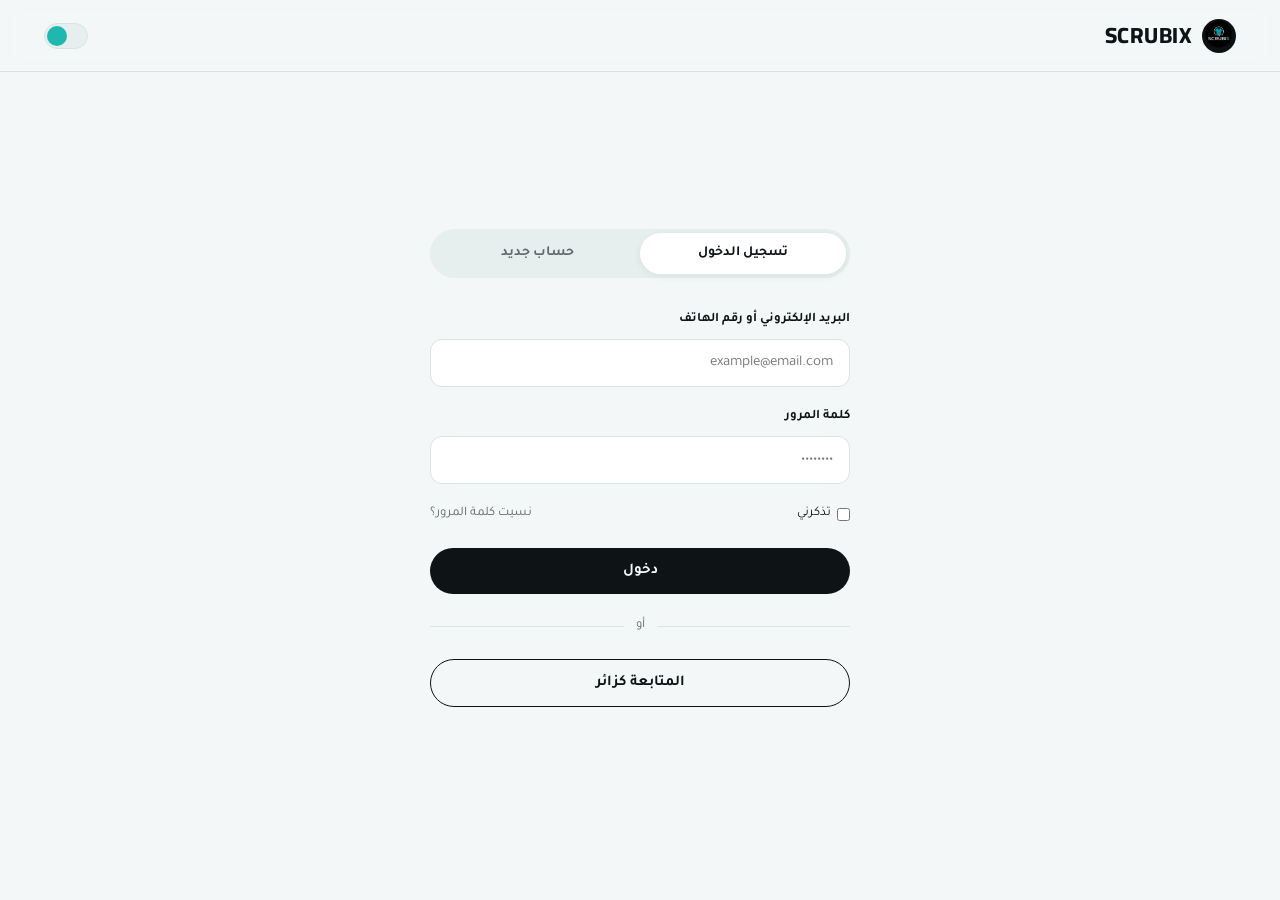
<file: auth.html>
<!DOCTYPE html>
<html lang="ar" dir="rtl">
<head>
<meta charset="UTF-8">
<meta name="viewport" content="width=device-width, initial-scale=1.0">
<title>SCRUBIX — تسجيل الدخول</title>
<link rel="icon" href="img/logo.png">
<link rel="stylesheet" href="https://cdnjs.cloudflare.com/ajax/libs/font-awesome/6.5.1/css/all.min.css">
<link rel="stylesheet" href="css/style.css">
<style>
  .auth-wrap { min-height: 88vh; display:flex; align-items:center; justify-content:center; padding: 60px 20px; }
  .auth-card { width:100%; max-width: 420px; }
  .tabs { display:flex; background: var(--bg-sunken); border-radius: 999px; padding: 4px; margin-bottom: 32px; }
  .tabs button { flex:1; padding:12px; border-radius:999px; font-weight:700; font-size:14px; color:var(--text-muted); }
  .tabs button.active { background: var(--bg-elevated); color: var(--text); box-shadow: 0 2px 8px rgba(0,0,0,.06); }
  .divider { display:flex; align-items:center; gap:12px; color:var(--text-muted); font-size:13px; margin: 22px 0; }
  .divider::before, .divider::after { content:''; flex:1; height:1px; background:var(--border); }
</style>
</head>
<body>

<header class="site-header">
  <div class="container header-inner">
    <a href="index.html" class="logo brand-logo"><img src="img/logo.png" alt="SCRUBIX" class="brand-mark">SCRUBIX</a>
    <div class="header-actions"><button class="theme-toggle"></button></div>
  </div>
</header>

<div class="auth-wrap">
  <div class="auth-card">
    <div class="tabs">
      <button class="active" id="tab-login" onclick="showTab('login')">تسجيل الدخول</button>
      <button id="tab-signup" onclick="showTab('signup')">حساب جديد</button>
    </div>

    <div id="panel-login">
      <div class="field"><label>البريد الإلكتروني أو رقم الهاتف</label><input type="text" placeholder="example@email.com"></div>
      <div class="field"><label>كلمة المرور</label><input type="password" placeholder="••••••••"></div>
      <div class="flex-between mt-8" style="font-size:13px;">
        <label style="display:flex; align-items:center; gap:6px;"><input type="checkbox" style="width:auto;"> تذكرني</label>
        <a href="#" class="muted">نسيت كلمة المرور؟</a>
      </div>
      <button class="btn btn-primary btn-block mt-24" onclick="location.href='profile.html'">دخول</button>
    </div>

    <div id="panel-signup" style="display:none;">
      <div class="field"><label>الاسم بالكامل</label><input type="text" placeholder="اسمك"></div>
      <div class="field"><label>رقم الهاتف</label><input type="tel" placeholder="01xxxxxxxxx"></div>
      <div class="field"><label>البريد الإلكتروني</label><input type="email" placeholder="example@email.com"></div>
      <div class="field"><label>كلمة المرور</label><input type="password" placeholder="••••••••"></div>
      <button class="btn btn-primary btn-block mt-24" onclick="location.href='profile.html'">إنشاء الحساب</button>
    </div>

    <div class="divider">أو</div>
    <button class="btn btn-outline btn-block">المتابعة كزائر</button>
  </div>
</div>

<script src="js/app.js"></script>
<script>
  function showTab(t){
    document.getElementById('tab-login').classList.toggle('active', t==='login');
    document.getElementById('tab-signup').classList.toggle('active', t==='signup');
    document.getElementById('panel-login').style.display = t==='login' ? 'block':'none';
    document.getElementById('panel-signup').style.display = t==='signup' ? 'block':'none';
  }
</script>
</body>
</html>
</file>
<file: css/style.css>
/* =====================================================================
   نظام التصميم — عرض ديمو (Static Front-End Only)
   Palette: Ink + Ivory + Antique Brass — هوية أزياء راقية ومحايدة
   يسهل استبدالها بألوان اللوجو لاحقًا عبر متغيرات CSS فقط
   ===================================================================== */

@import url('https://fonts.googleapis.com/css2?family=Cairo:wght@400;600;800&family=Tajawal:wght@300;400;500;700&display=swap');

:root[data-theme="light"] {
  --bg: #F4F7F7;
  --bg-elevated: #FFFFFF;
  --bg-sunken: #E7EEEE;
  --text: #0E1416;
  --text-muted: #5C6B6C;
  --border: #D9E3E3;
  --accent: #1FB8AF;
  --accent-strong: #14938C;
  --accent-tint: #DBF3F1;
  --success: #2E9E6B;
  --danger: #C1453F;
  --shadow: 0 20px 40px -20px rgba(10,20,20,0.2);
}

:root[data-theme="dark"] {
  --bg: #0A0F10;
  --bg-elevated: #12181A;
  --bg-sunken: #182022;
  --text: #EDF6F5;
  --text-muted: #8FA3A3;
  --border: #223032;
  --accent: #2FD1C6;
  --accent-strong: #5CE0D6;
  --accent-tint: #123232;
  --success: #4CC08A;
  --danger: #E37B76;
  --shadow: 0 20px 50px -18px rgba(0,0,0,0.7);
}

* { box-sizing: border-box; margin: 0; padding: 0; }

html { scroll-behavior: smooth; }

body {
  background: var(--bg);
  color: var(--text);
  font-family: 'Tajawal', sans-serif;
  direction: rtl;
  line-height: 1.6;
  transition: background .3s ease, color .3s ease;
  min-height: 100vh;
}

h1, h2, h3, h4, .display {
  font-family: 'Cairo', sans-serif;
  font-weight: 800;
  letter-spacing: -0.01em;
}

a { color: inherit; text-decoration: none; }
img { max-width: 100%; display: block; }
button { font-family: inherit; cursor: pointer; border: none; background: none; color: inherit; }
input, select, textarea { font-family: inherit; }

:focus-visible {
  outline: 2px solid var(--accent);
  outline-offset: 3px;
}

.container { max-width: 1240px; margin: 0 auto; padding: 0 24px; }

/* ---------- Header ---------- */
.site-header {
  position: sticky; top: 0; z-index: 100;
  background: color-mix(in srgb, var(--bg) 88%, transparent);
  backdrop-filter: blur(10px);
  border-bottom: 1px solid var(--border);
}
.header-inner {
  display: flex; align-items: center; justify-content: space-between;
  padding: 18px 24px;
}
.logo { font-family:'Cairo',sans-serif; font-weight:800; font-size: 22px; letter-spacing: .02em; }
.logo span { color: var(--accent); }
.brand-logo { display:flex; align-items:center; gap:10px; }
.brand-mark { width:34px; height:34px; border-radius:50%; object-fit:cover; flex-shrink:0; }
.dash-logo.brand-logo { padding: 0 10px 26px; }
.main-nav { display: flex; gap: 32px; align-items:center; }
.main-nav a { font-size: 15px; font-weight: 500; color: var(--text-muted); transition: color .2s; position:relative; }
.main-nav a:hover, .main-nav a.active { color: var(--text); }
.main-nav a.active::after {
  content:''; position:absolute; right:0; left:0; bottom:-8px; height:2px; background: var(--accent);
}
.header-actions { display:flex; align-items:center; gap: 14px; }
.icon-btn {
  width: 40px; height: 40px; display:flex; align-items:center; justify-content:center;
  border-radius: 50%; position: relative; transition: background .2s;
}
.icon-btn:hover { background: var(--bg-sunken); }
.badge {
  position:absolute; top:0; left:0; background: var(--accent); color:#16140F;
  font-size: 10px; font-weight:700; width:17px; height:17px; border-radius:50%;
  display:flex; align-items:center; justify-content:center;
}
.mobile-toggle { display:none; }

@media (max-width: 860px) {
  .main-nav { display:none; }
  .mobile-toggle { display:flex; }
}

/* ---------- Buttons ---------- */
.btn {
  display:inline-flex; align-items:center; justify-content:center; gap:8px;
  padding: 14px 28px; border-radius: 999px; font-weight: 700; font-size: 15px;
  transition: transform .2s, background .2s, color .2s, box-shadow .2s;
}
.btn-primary { background: var(--text); color: var(--bg); }
.btn-primary:hover { background: var(--accent); color:#16140F; transform: translateY(-2px); }
.btn-outline { border: 1.5px solid var(--text); color: var(--text); }
.btn-outline:hover { background: var(--text); color: var(--bg); }
.btn-ghost { color: var(--text-muted); }
.btn-ghost:hover { color: var(--text); }
.btn-block { width: 100%; }
.btn-sm { padding: 9px 18px; font-size: 13px; }

/* ---------- Hero ---------- */
.hero {
  position: relative; overflow:hidden;
  min-height: 78vh; display:flex; align-items:center;
  background: var(--bg-elevated);
}
.hero-grid { display:grid; grid-template-columns: 1.1fr .9fr; gap: 40px; align-items:center; width:100%; }
.hero-eyebrow {
  display:inline-flex; align-items:center; gap:8px; font-size:13px; font-weight:700;
  color: var(--accent-strong); text-transform: uppercase; letter-spacing: .12em; margin-bottom: 20px;
}
.hero-eyebrow::before { content:''; width:24px; height:1.5px; background: var(--accent); }
.hero h1 { font-size: clamp(38px, 5vw, 64px); line-height: 1.1; margin-bottom: 22px; }
.hero p { font-size: 18px; color: var(--text-muted); max-width: 480px; margin-bottom: 34px; }
.hero-actions { display:flex; gap:16px; flex-wrap: wrap; }
.hero-image-wrap { position:relative; aspect-ratio: 4/5; border-radius: 24px; overflow:hidden; box-shadow: var(--shadow); }
.hero-image-wrap img { width:100%; height:100%; object-fit:cover; }
.hero-tag {
  position:absolute; bottom:24px; right:24px; background: var(--bg-elevated); color: var(--text);
  padding: 14px 18px; border-radius: 16px; box-shadow: var(--shadow); font-size: 14px; font-weight:700;
  display:flex; align-items:center; gap:10px;
}
.hero-tag .dot { width:8px; height:8px; border-radius:50%; background: var(--success); }

@media (max-width: 860px) {
  .hero-grid { grid-template-columns: 1fr; }
  .hero { min-height: auto; padding: 60px 0; }
  .hero-image-wrap { order: -1; }
}

/* ---------- Section ---------- */
.section { padding: 90px 0; }
.section-head { display:flex; align-items:flex-end; justify-content:space-between; margin-bottom: 44px; gap: 20px; flex-wrap: wrap; }
.section-head h2 { font-size: clamp(26px,3vw,38px); }
.section-head p { color: var(--text-muted); margin-top:10px; max-width: 420px; }
.eyebrow { font-size:13px; font-weight:700; color: var(--accent-strong); text-transform:uppercase; letter-spacing:.12em; }

/* ---------- Product Grid / Card ---------- */
.grid-products { display:grid; grid-template-columns: repeat(4, 1fr); gap: 28px; }
@media (max-width: 1080px) { .grid-products { grid-template-columns: repeat(3,1fr); } }
@media (max-width: 760px) { .grid-products { grid-template-columns: repeat(2,1fr); gap:16px; } }

.product-card { display:block; }
.product-media {
  position:relative; aspect-ratio: 3/4; border-radius: 18px; overflow:hidden;
  background: var(--bg-sunken); margin-bottom: 16px;
}
.product-media img { width:100%; height:100%; object-fit:cover; transition: transform .5s ease; }
.product-card:hover .product-media img { transform: scale(1.06); }
.product-badge {
  position:absolute; top:12px; right:12px; background: var(--bg-elevated); color: var(--text);
  font-size:11px; font-weight:700; padding:6px 12px; border-radius:999px;
}
.product-wish {
  position:absolute; top:12px; left:12px; width:36px; height:36px; border-radius:50%;
  background: color-mix(in srgb, var(--bg-elevated) 85%, transparent); display:flex; align-items:center; justify-content:center;
  backdrop-filter: blur(6px); transition: transform .2s;
}
.product-wish:hover { transform: scale(1.1); }
.product-quickadd {
  position:absolute; bottom:0; right:0; left:0; padding: 14px; background: color-mix(in srgb, var(--bg-elevated) 92%, transparent);
  backdrop-filter: blur(6px); transform: translateY(100%); transition: transform .3s ease; text-align:center; font-weight:700; font-size:13px;
}
.product-card:hover .product-quickadd { transform: translateY(0); }
.product-title { font-weight: 700; font-size: 15px; margin-bottom: 4px; }
.product-cat { color: var(--text-muted); font-size: 13px; margin-bottom: 8px; }
.product-price { font-weight: 800; font-family:'Cairo',sans-serif; }
.product-price .old { color: var(--text-muted); text-decoration: line-through; font-weight:400; font-size:13px; margin-inline-start: 8px; }
.swatches { display:flex; gap:6px; margin-top: 8px; }
.swatch { width:16px; height:16px; border-radius:50%; border: 1.5px solid var(--bg); box-shadow: 0 0 0 1px var(--border); }

/* ---------- Filters ---------- */
.filters-bar { display:flex; align-items:center; justify-content:space-between; gap: 16px; margin-bottom: 32px; flex-wrap:wrap; }
.filters-left { display:flex; gap: 10px; flex-wrap: wrap; }
.chip {
  padding: 9px 18px; border-radius: 999px; border: 1px solid var(--border); font-size: 13px; font-weight: 600;
  color: var(--text-muted); transition: all .2s;
}
.chip.active, .chip:hover { border-color: var(--text); color: var(--text); }
.select-sort {
  border: 1px solid var(--border); background: var(--bg-elevated); padding: 10px 16px; border-radius: 999px; font-size: 13px; font-weight:600;
}

/* ---------- Cards / surfaces ---------- */
.card { background: var(--bg-elevated); border: 1px solid var(--border); border-radius: 20px; padding: 28px; }
.stat-card { background: var(--bg-elevated); border:1px solid var(--border); border-radius:20px; padding:24px; }
.stat-label { color: var(--text-muted); font-size:13px; font-weight:600; margin-bottom:10px; }
.stat-value { font-family:'Cairo',sans-serif; font-weight:800; font-size:30px; }
.stat-trend { font-size:12px; font-weight:700; margin-top:8px; display:inline-flex; align-items:center; gap:4px; }
.stat-trend.up { color: var(--success); }
.stat-trend.down { color: var(--danger); }

/* ---------- Forms ---------- */
.field { margin-bottom: 20px; }
.field label { display:block; font-size: 13px; font-weight: 700; margin-bottom: 8px; }
.field input, .field select, .field textarea {
  width:100%; padding: 14px 16px; border-radius: 12px; border: 1.5px solid var(--border);
  background: var(--bg-elevated); color: var(--text); font-size: 15px; transition: border-color .2s;
}
.field input:focus, .field select:focus, .field textarea:focus { border-color: var(--accent); outline:none; }
.field-row { display:grid; grid-template-columns: 1fr 1fr; gap: 16px; }
@media (max-width:600px){ .field-row{grid-template-columns:1fr;} }

/* ---------- Footer ---------- */
.site-footer { background: var(--bg-sunken); border-top: 1px solid var(--border); padding: 64px 0 28px; margin-top: 60px; }
.footer-grid { display:grid; grid-template-columns: 1.4fr 1fr 1fr 1fr; gap: 40px; margin-bottom: 48px; }
.footer-grid h4 { font-size: 14px; margin-bottom: 16px; }
.footer-grid a { display:block; color: var(--text-muted); font-size: 14px; margin-bottom: 10px; transition: color .2s; }
.footer-grid a:hover { color: var(--text); }
.footer-bottom { display:flex; justify-content:space-between; padding-top: 24px; border-top:1px solid var(--border); color: var(--text-muted); font-size:13px; flex-wrap:wrap; gap:12px; }
@media (max-width:760px){ .footer-grid{grid-template-columns:1fr 1fr;} }

/* ---------- Theme toggle ---------- */
.theme-toggle {
  width: 44px; height: 26px; border-radius:999px; background: var(--bg-sunken); border:1px solid var(--border);
  position:relative; padding: 0;
}
.theme-toggle::after {
  content:''; position:absolute; top:2px; left:2px; width:20px; height:20px; border-radius:50%;
  background: var(--accent); transition: transform .25s ease;
}
[data-theme="dark"] .theme-toggle::after { transform: translateX(-18px); }

/* ---------- Toast ---------- */
#toast {
  position: fixed; bottom: 28px; right: 50%; transform: translateX(50%) translateY(140%);
  background: var(--text); color: var(--bg); padding: 14px 26px; border-radius: 999px;
  font-weight:700; font-size:14px; z-index: 999; transition: transform .35s cubic-bezier(.2,.9,.3,1.2);
  box-shadow: var(--shadow);
}
#toast.show { transform: translateX(50%) translateY(0); }

/* ---------- utils ---------- */
.muted { color: var(--text-muted); }
.mt-8{margin-top:8px;} .mt-16{margin-top:16px;} .mt-24{margin-top:24px;} .mt-40{margin-top:40px;}
.flex-between{display:flex;align-items:center;justify-content:space-between;}
.text-center{text-align:center;}
[data-animate] { opacity:0; transform: translateY(18px); transition: opacity .6s ease, transform .6s ease; }
[data-animate].in-view { opacity:1; transform:none; }
</file>
